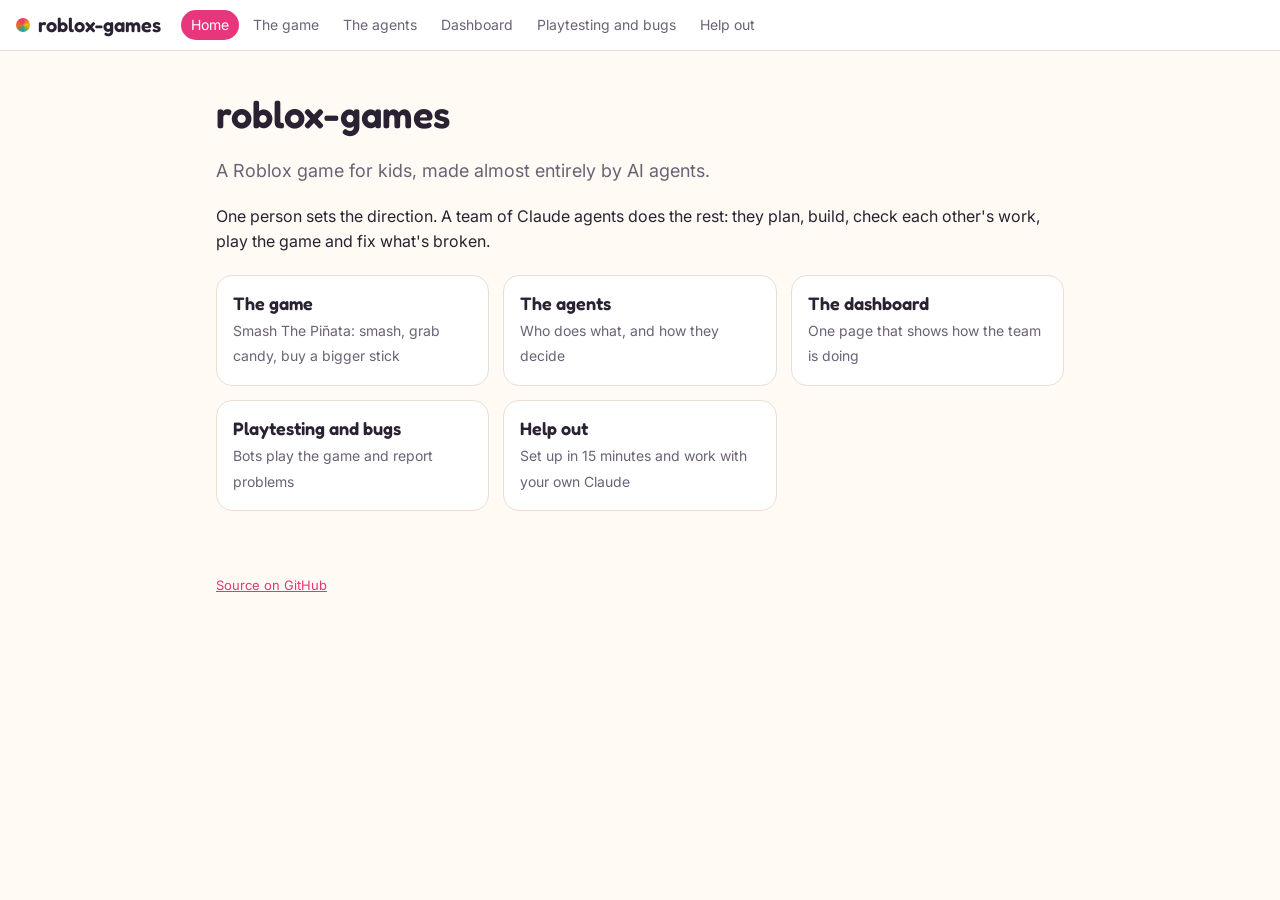
<file: index.html>
<!doctype html>
<html lang="en">
<head>
<meta charset="utf-8">
<meta name="viewport" content="width=device-width, initial-scale=1">
<title>roblox-games · roblox-games</title>
<link rel="preconnect" href="https://fonts.googleapis.com">
<link href="https://fonts.googleapis.com/css2?family=Fredoka:wght@500;600&family=Inter:wght@400;600&display=swap" rel="stylesheet">
<link rel="stylesheet" href="style.css">
</head>
<body>
<header class="top">
  <a class="brand" href="index.html"><span class="dot"></span>roblox-games</a>
  <nav><a href="index.html" class="on">Home</a><a href="game.html">The game</a><a href="agents.html">The agents</a><a href="dashboard.html">Dashboard</a><a href="playtesting.html">Playtesting and bugs</a><a href="contribute.html">Help out</a></nav>
</header>
<main>
<h1 id="roblox-games">roblox-games</h1>
<p>A Roblox game for kids, made almost entirely by AI agents.</p>
<p>One person sets the direction. A team of Claude agents does the rest: they plan, build, check
each other's work, play the game and fix what's broken.</p>
<div class="cards">
<a class="card" href="game.html"><strong>The game</strong><span>Smash The Piñata: smash, grab candy, buy a bigger stick</span></a>
<a class="card" href="agents.html"><strong>The agents</strong><span>Who does what, and how they decide</span></a>
<a class="card" href="dashboard.html"><strong>The dashboard</strong><span>One page that shows how the team is doing</span></a>
<a class="card" href="playtesting.html"><strong>Playtesting and bugs</strong><span>Bots play the game and report problems</span></a>
<a class="card" href="contribute.html"><strong>Help out</strong><span>Set up in 15 minutes and work with your own Claude</span></a>
</div>
<footer><a href="https://github.com/jzhan1017/roblox-games">Source on GitHub</a></footer>
</main>
</body>
</html>
</file>
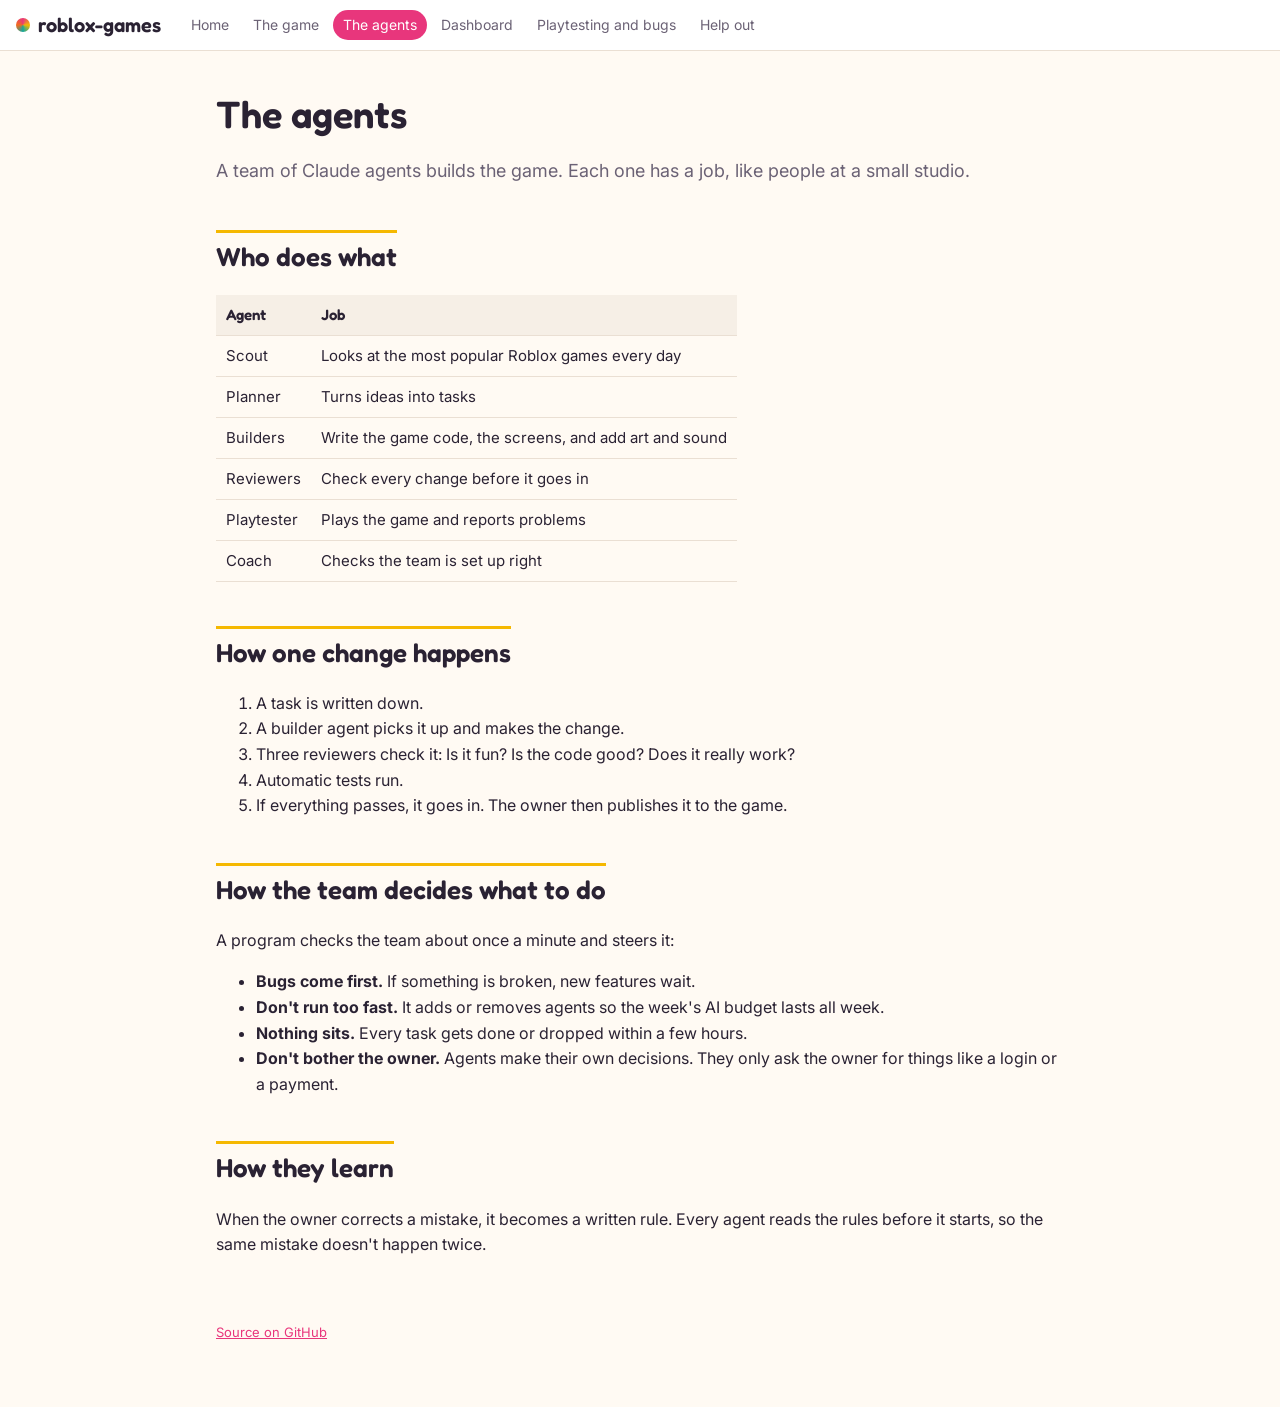
<file: agents.html>
<!doctype html>
<html lang="en">
<head>
<meta charset="utf-8">
<meta name="viewport" content="width=device-width, initial-scale=1">
<title>The agents · roblox-games</title>
<link rel="preconnect" href="https://fonts.googleapis.com">
<link href="https://fonts.googleapis.com/css2?family=Fredoka:wght@500;600&family=Inter:wght@400;600&display=swap" rel="stylesheet">
<link rel="stylesheet" href="style.css">
</head>
<body>
<header class="top">
  <a class="brand" href="index.html"><span class="dot"></span>roblox-games</a>
  <nav><a href="index.html">Home</a><a href="game.html">The game</a><a href="agents.html" class="on">The agents</a><a href="dashboard.html">Dashboard</a><a href="playtesting.html">Playtesting and bugs</a><a href="contribute.html">Help out</a></nav>
</header>
<main>
<h1 id="the-agents">The agents</h1>
<p>A team of Claude agents builds the game. Each one has a job, like people at a small studio.</p>
<h2 id="who-does-what">Who does what</h2>
<table>
<thead>
<tr>
<th>Agent</th>
<th>Job</th>
</tr>
</thead>
<tbody>
<tr>
<td>Scout</td>
<td>Looks at the most popular Roblox games every day</td>
</tr>
<tr>
<td>Planner</td>
<td>Turns ideas into tasks</td>
</tr>
<tr>
<td>Builders</td>
<td>Write the game code, the screens, and add art and sound</td>
</tr>
<tr>
<td>Reviewers</td>
<td>Check every change before it goes in</td>
</tr>
<tr>
<td>Playtester</td>
<td>Plays the game and reports problems</td>
</tr>
<tr>
<td>Coach</td>
<td>Checks the team is set up right</td>
</tr>
</tbody>
</table>
<h2 id="how-one-change-happens">How one change happens</h2>
<ol>
<li>A task is written down.</li>
<li>A builder agent picks it up and makes the change.</li>
<li>Three reviewers check it: Is it fun? Is the code good? Does it really work?</li>
<li>Automatic tests run.</li>
<li>If everything passes, it goes in. The owner then publishes it to the game.</li>
</ol>
<h2 id="how-the-team-decides-what-to-do">How the team decides what to do</h2>
<p>A program checks the team about once a minute and steers it:</p>
<ul>
<li><strong>Bugs come first.</strong> If something is broken, new features wait.</li>
<li><strong>Don't run too fast.</strong> It adds or removes agents so the week's AI budget lasts all week.</li>
<li><strong>Nothing sits.</strong> Every task gets done or dropped within a few hours.</li>
<li><strong>Don't bother the owner.</strong> Agents make their own decisions. They only ask the owner for things
  like a login or a payment.</li>
</ul>
<h2 id="how-they-learn">How they learn</h2>
<p>When the owner corrects a mistake, it becomes a written rule. Every agent reads the rules before
it starts, so the same mistake doesn't happen twice.</p>
<footer><a href="https://github.com/jzhan1017/roblox-games">Source on GitHub</a></footer>
</main>
</body>
</html>
</file>
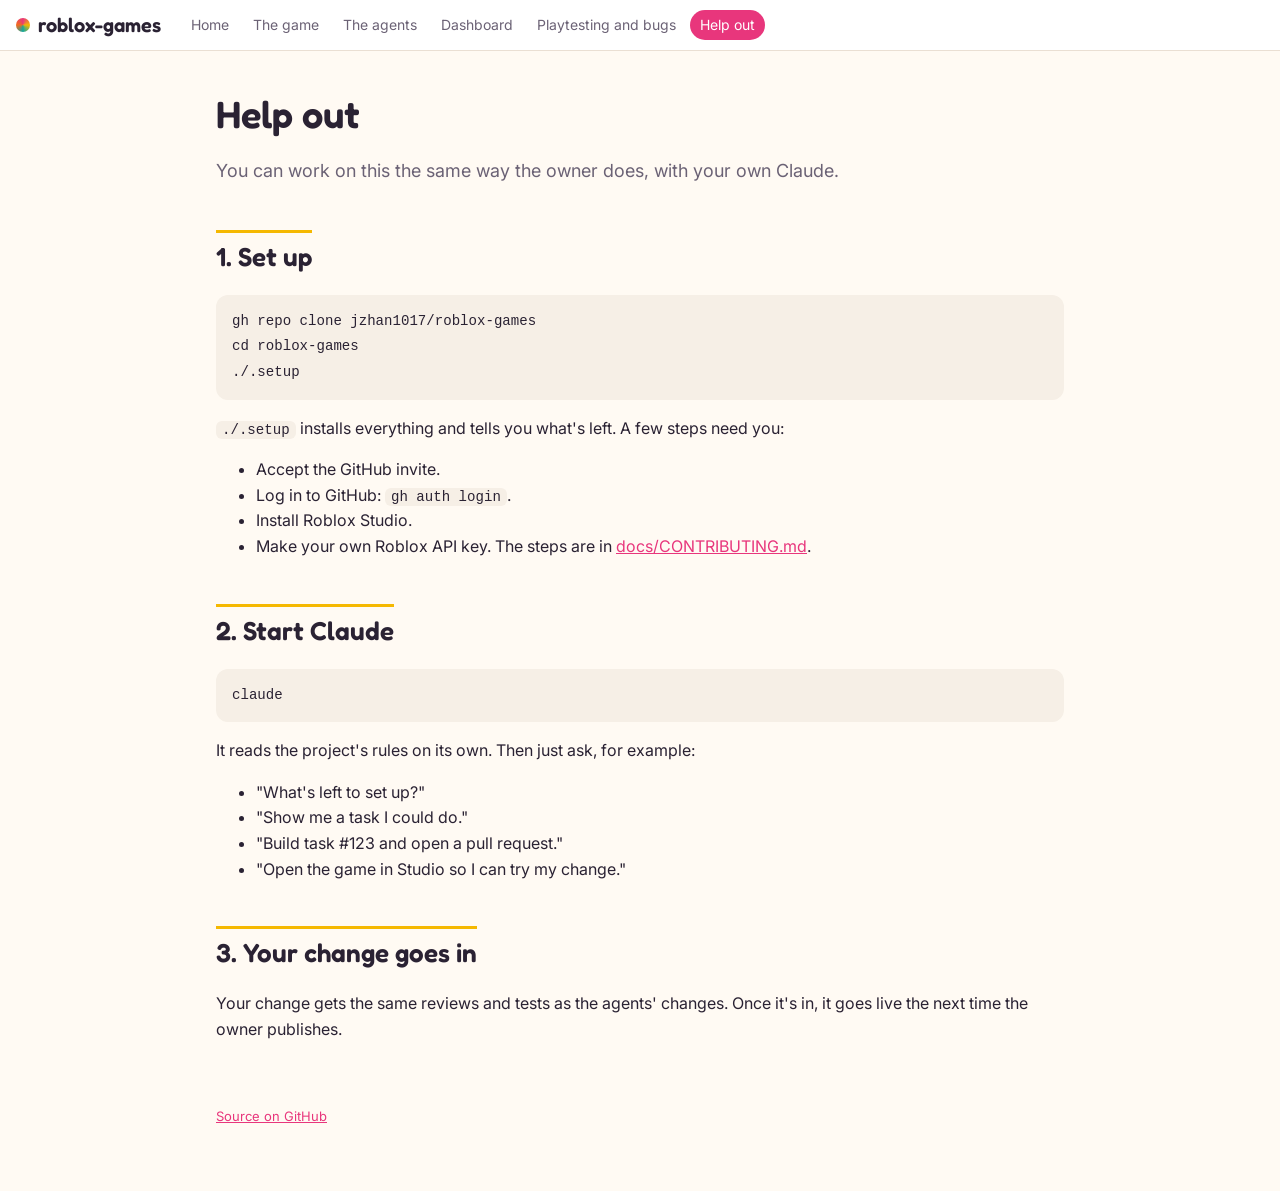
<file: contribute.html>
<!doctype html>
<html lang="en">
<head>
<meta charset="utf-8">
<meta name="viewport" content="width=device-width, initial-scale=1">
<title>Help out · roblox-games</title>
<link rel="preconnect" href="https://fonts.googleapis.com">
<link href="https://fonts.googleapis.com/css2?family=Fredoka:wght@500;600&family=Inter:wght@400;600&display=swap" rel="stylesheet">
<link rel="stylesheet" href="style.css">
</head>
<body>
<header class="top">
  <a class="brand" href="index.html"><span class="dot"></span>roblox-games</a>
  <nav><a href="index.html">Home</a><a href="game.html">The game</a><a href="agents.html">The agents</a><a href="dashboard.html">Dashboard</a><a href="playtesting.html">Playtesting and bugs</a><a href="contribute.html" class="on">Help out</a></nav>
</header>
<main>
<h1 id="help-out">Help out</h1>
<p>You can work on this the same way the owner does, with your own Claude.</p>
<h2 id="1-set-up">1. Set up</h2>
<pre><code class="language-sh">gh repo clone jzhan1017/roblox-games
cd roblox-games
./.setup
</code></pre>
<p><code>./.setup</code> installs everything and tells you what's left. A few steps need you:</p>
<ul>
<li>Accept the GitHub invite.</li>
<li>Log in to GitHub: <code>gh auth login</code>.</li>
<li>Install Roblox Studio.</li>
<li>Make your own Roblox API key. The steps are in
  <a href="https://github.com/jzhan1017/roblox-games/blob/main/docs/CONTRIBUTING.md">docs/CONTRIBUTING.md</a>.</li>
</ul>
<h2 id="2-start-claude">2. Start Claude</h2>
<pre><code class="language-sh">claude
</code></pre>
<p>It reads the project's rules on its own. Then just ask, for example:</p>
<ul>
<li>"What's left to set up?"</li>
<li>"Show me a task I could do."</li>
<li>"Build task #123 and open a pull request."</li>
<li>"Open the game in Studio so I can try my change."</li>
</ul>
<h2 id="3-your-change-goes-in">3. Your change goes in</h2>
<p>Your change gets the same reviews and tests as the agents' changes. Once it's in, it goes live the
next time the owner publishes.</p>
<footer><a href="https://github.com/jzhan1017/roblox-games">Source on GitHub</a></footer>
</main>
</body>
</html>
</file>
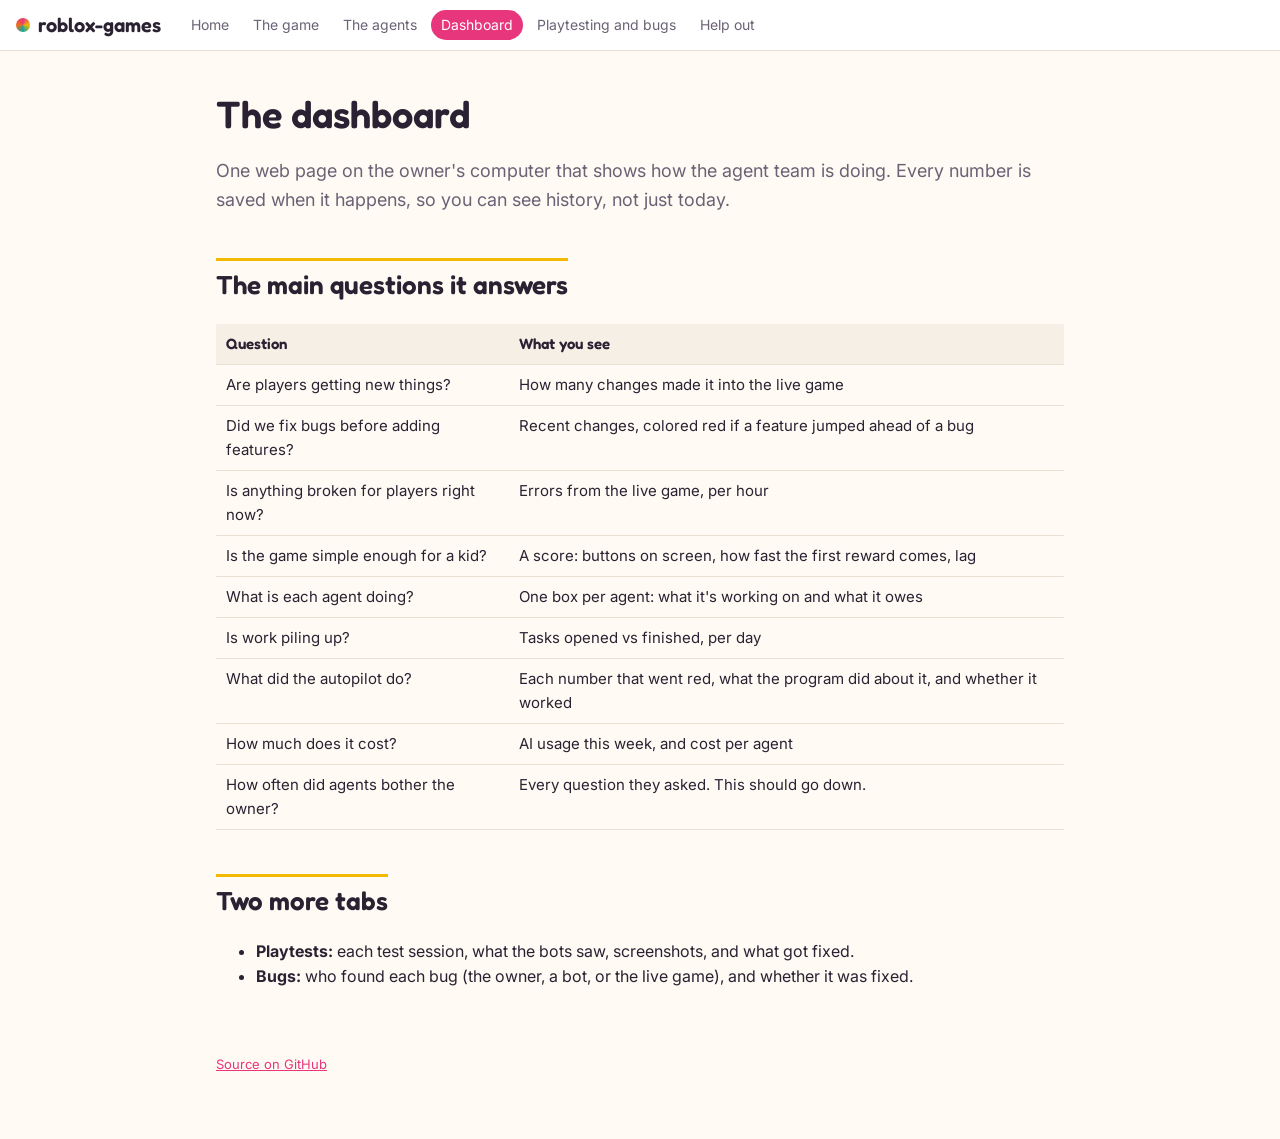
<file: dashboard.html>
<!doctype html>
<html lang="en">
<head>
<meta charset="utf-8">
<meta name="viewport" content="width=device-width, initial-scale=1">
<title>The dashboard · roblox-games</title>
<link rel="preconnect" href="https://fonts.googleapis.com">
<link href="https://fonts.googleapis.com/css2?family=Fredoka:wght@500;600&family=Inter:wght@400;600&display=swap" rel="stylesheet">
<link rel="stylesheet" href="style.css">
</head>
<body>
<header class="top">
  <a class="brand" href="index.html"><span class="dot"></span>roblox-games</a>
  <nav><a href="index.html">Home</a><a href="game.html">The game</a><a href="agents.html">The agents</a><a href="dashboard.html" class="on">Dashboard</a><a href="playtesting.html">Playtesting and bugs</a><a href="contribute.html">Help out</a></nav>
</header>
<main>
<h1 id="the-dashboard">The dashboard</h1>
<p>One web page on the owner's computer that shows how the agent team is doing. Every number is saved
when it happens, so you can see history, not just today.</p>
<h2 id="the-main-questions-it-answers">The main questions it answers</h2>
<table>
<thead>
<tr>
<th>Question</th>
<th>What you see</th>
</tr>
</thead>
<tbody>
<tr>
<td>Are players getting new things?</td>
<td>How many changes made it into the live game</td>
</tr>
<tr>
<td>Did we fix bugs before adding features?</td>
<td>Recent changes, colored red if a feature jumped ahead of a bug</td>
</tr>
<tr>
<td>Is anything broken for players right now?</td>
<td>Errors from the live game, per hour</td>
</tr>
<tr>
<td>Is the game simple enough for a kid?</td>
<td>A score: buttons on screen, how fast the first reward comes, lag</td>
</tr>
<tr>
<td>What is each agent doing?</td>
<td>One box per agent: what it's working on and what it owes</td>
</tr>
<tr>
<td>Is work piling up?</td>
<td>Tasks opened vs finished, per day</td>
</tr>
<tr>
<td>What did the autopilot do?</td>
<td>Each number that went red, what the program did about it, and whether it worked</td>
</tr>
<tr>
<td>How much does it cost?</td>
<td>AI usage this week, and cost per agent</td>
</tr>
<tr>
<td>How often did agents bother the owner?</td>
<td>Every question they asked. This should go down.</td>
</tr>
</tbody>
</table>
<h2 id="two-more-tabs">Two more tabs</h2>
<ul>
<li><strong>Playtests:</strong> each test session, what the bots saw, screenshots, and what got fixed.</li>
<li><strong>Bugs:</strong> who found each bug (the owner, a bot, or the live game), and whether it was fixed.</li>
</ul>
<footer><a href="https://github.com/jzhan1017/roblox-games">Source on GitHub</a></footer>
</main>
</body>
</html>
</file>
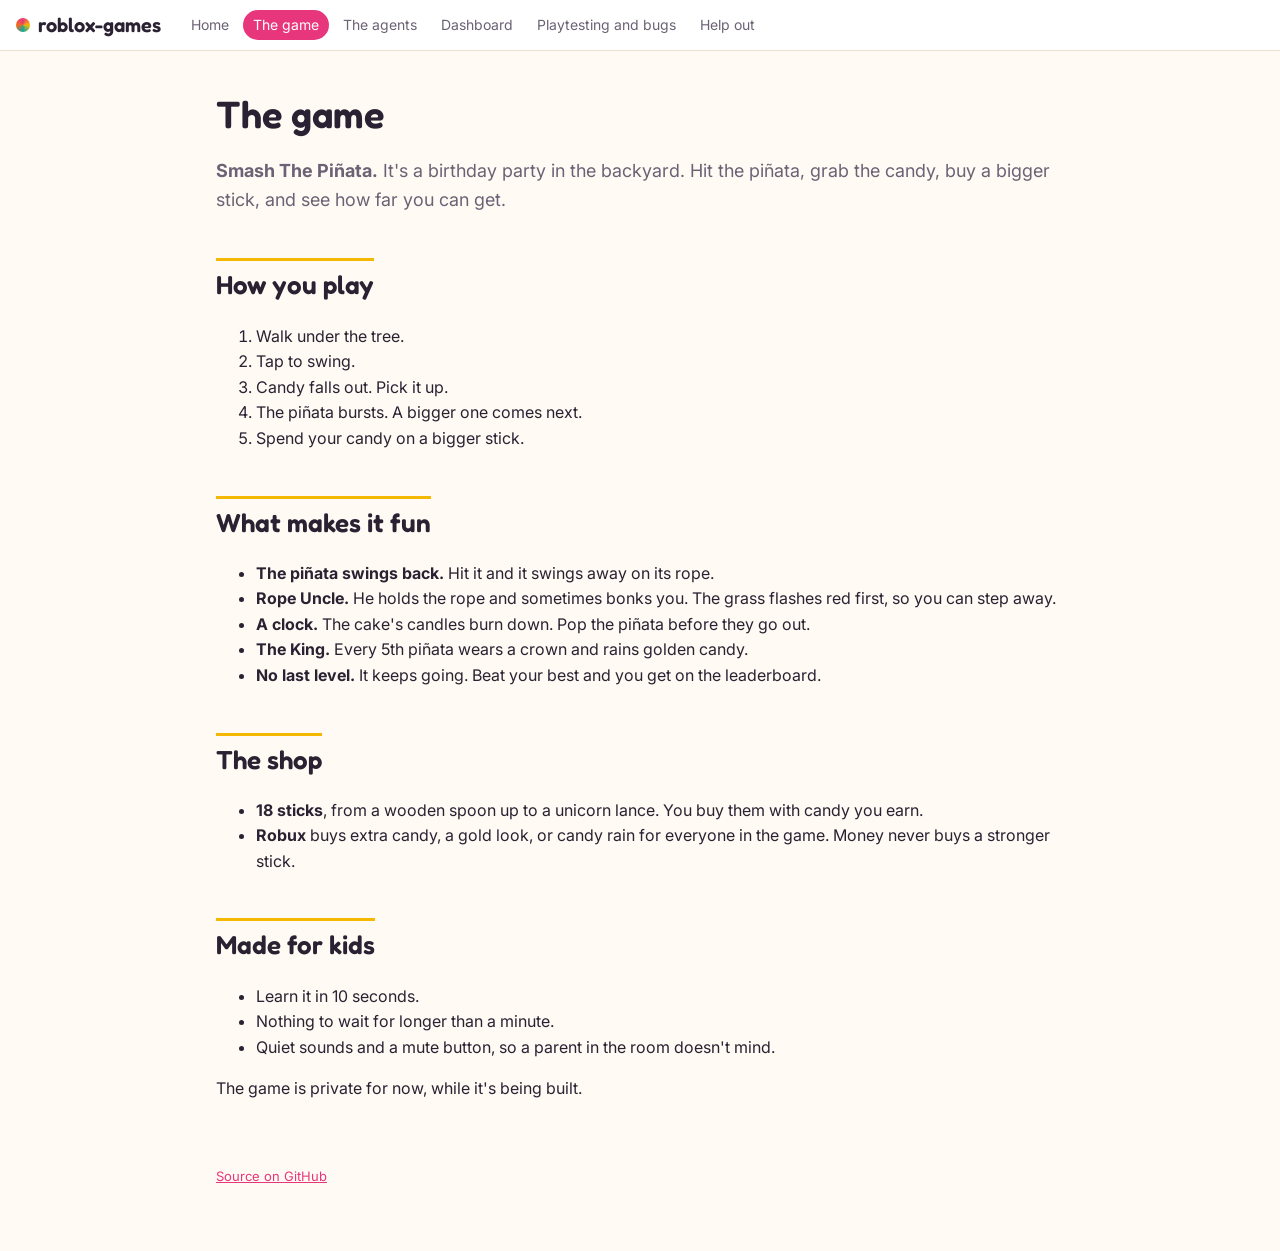
<file: game.html>
<!doctype html>
<html lang="en">
<head>
<meta charset="utf-8">
<meta name="viewport" content="width=device-width, initial-scale=1">
<title>The game · roblox-games</title>
<link rel="preconnect" href="https://fonts.googleapis.com">
<link href="https://fonts.googleapis.com/css2?family=Fredoka:wght@500;600&family=Inter:wght@400;600&display=swap" rel="stylesheet">
<link rel="stylesheet" href="style.css">
</head>
<body>
<header class="top">
  <a class="brand" href="index.html"><span class="dot"></span>roblox-games</a>
  <nav><a href="index.html">Home</a><a href="game.html" class="on">The game</a><a href="agents.html">The agents</a><a href="dashboard.html">Dashboard</a><a href="playtesting.html">Playtesting and bugs</a><a href="contribute.html">Help out</a></nav>
</header>
<main>
<h1 id="the-game">The game</h1>
<p><strong>Smash The Piñata.</strong> It's a birthday party in the backyard. Hit the piñata, grab the candy, buy
a bigger stick, and see how far you can get.</p>
<h2 id="how-you-play">How you play</h2>
<ol>
<li>Walk under the tree.</li>
<li>Tap to swing.</li>
<li>Candy falls out. Pick it up.</li>
<li>The piñata bursts. A bigger one comes next.</li>
<li>Spend your candy on a bigger stick.</li>
</ol>
<h2 id="what-makes-it-fun">What makes it fun</h2>
<ul>
<li><strong>The piñata swings back.</strong> Hit it and it swings away on its rope.</li>
<li><strong>Rope Uncle.</strong> He holds the rope and sometimes bonks you. The grass flashes red first, so you
  can step away.</li>
<li><strong>A clock.</strong> The cake's candles burn down. Pop the piñata before they go out.</li>
<li><strong>The King.</strong> Every 5th piñata wears a crown and rains golden candy.</li>
<li><strong>No last level.</strong> It keeps going. Beat your best and you get on the leaderboard.</li>
</ul>
<h2 id="the-shop">The shop</h2>
<ul>
<li><strong>18 sticks</strong>, from a wooden spoon up to a unicorn lance. You buy them with candy you earn.</li>
<li><strong>Robux</strong> buys extra candy, a gold look, or candy rain for everyone in the game. Money never
  buys a stronger stick.</li>
</ul>
<h2 id="made-for-kids">Made for kids</h2>
<ul>
<li>Learn it in 10 seconds.</li>
<li>Nothing to wait for longer than a minute.</li>
<li>Quiet sounds and a mute button, so a parent in the room doesn't mind.</li>
</ul>
<p>The game is private for now, while it's being built.</p>
<footer><a href="https://github.com/jzhan1017/roblox-games">Source on GitHub</a></footer>
</main>
</body>
</html>
</file>
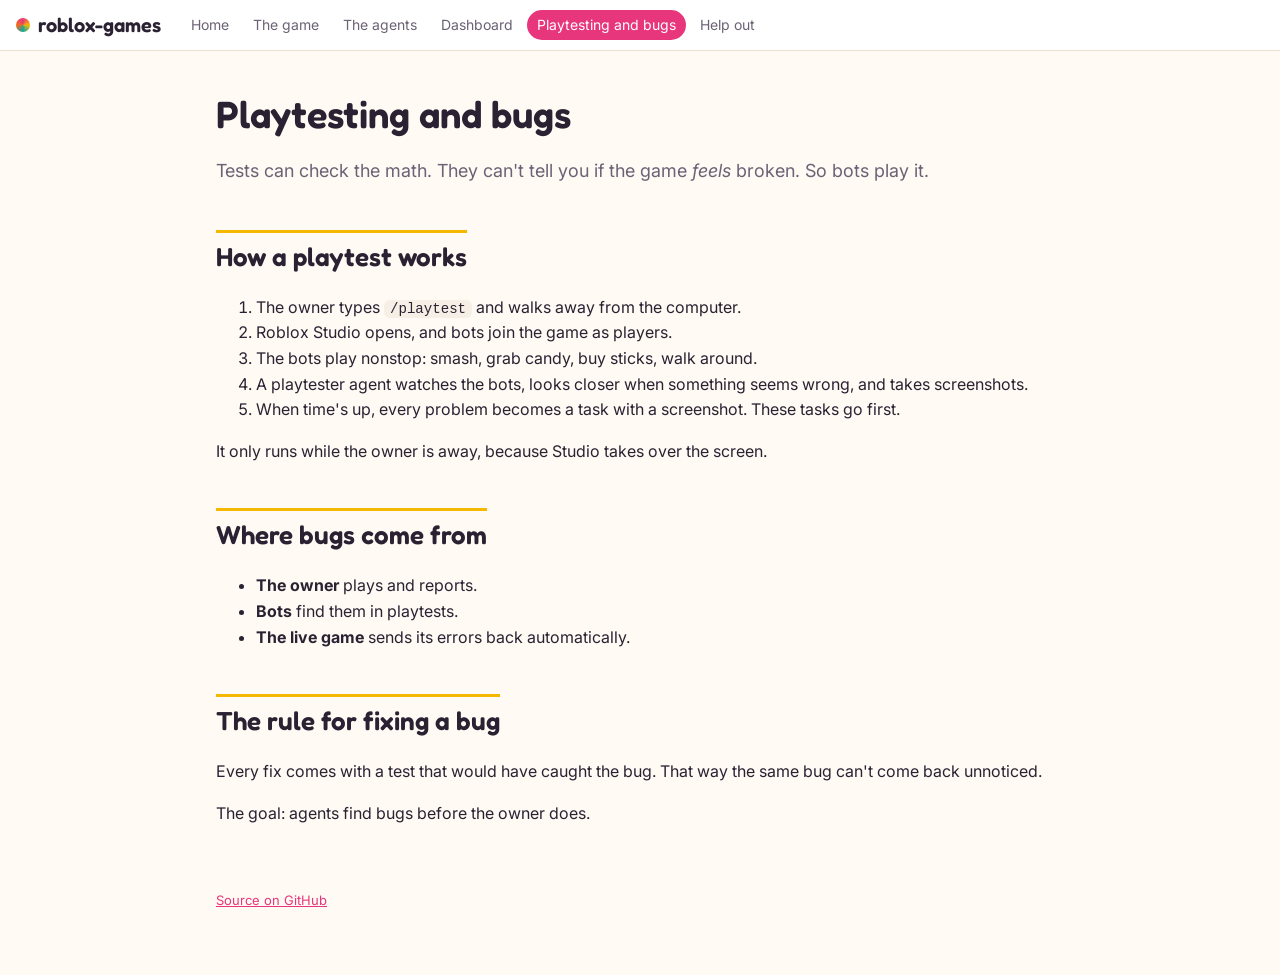
<file: playtesting.html>
<!doctype html>
<html lang="en">
<head>
<meta charset="utf-8">
<meta name="viewport" content="width=device-width, initial-scale=1">
<title>Playtesting and bugs · roblox-games</title>
<link rel="preconnect" href="https://fonts.googleapis.com">
<link href="https://fonts.googleapis.com/css2?family=Fredoka:wght@500;600&family=Inter:wght@400;600&display=swap" rel="stylesheet">
<link rel="stylesheet" href="style.css">
</head>
<body>
<header class="top">
  <a class="brand" href="index.html"><span class="dot"></span>roblox-games</a>
  <nav><a href="index.html">Home</a><a href="game.html">The game</a><a href="agents.html">The agents</a><a href="dashboard.html">Dashboard</a><a href="playtesting.html" class="on">Playtesting and bugs</a><a href="contribute.html">Help out</a></nav>
</header>
<main>
<h1 id="playtesting-and-bugs">Playtesting and bugs</h1>
<p>Tests can check the math. They can't tell you if the game <em>feels</em> broken. So bots play it.</p>
<h2 id="how-a-playtest-works">How a playtest works</h2>
<ol>
<li>The owner types <code>/playtest</code> and walks away from the computer.</li>
<li>Roblox Studio opens, and bots join the game as players.</li>
<li>The bots play nonstop: smash, grab candy, buy sticks, walk around.</li>
<li>A playtester agent watches the bots, looks closer when something seems wrong, and takes
   screenshots.</li>
<li>When time's up, every problem becomes a task with a screenshot. These tasks go first.</li>
</ol>
<p>It only runs while the owner is away, because Studio takes over the screen.</p>
<h2 id="where-bugs-come-from">Where bugs come from</h2>
<ul>
<li><strong>The owner</strong> plays and reports.</li>
<li><strong>Bots</strong> find them in playtests.</li>
<li><strong>The live game</strong> sends its errors back automatically.</li>
</ul>
<h2 id="the-rule-for-fixing-a-bug">The rule for fixing a bug</h2>
<p>Every fix comes with a test that would have caught the bug. That way the same bug can't come
back unnoticed.</p>
<p>The goal: agents find bugs before the owner does.</p>
<footer><a href="https://github.com/jzhan1017/roblox-games">Source on GitHub</a></footer>
</main>
</body>
</html>
</file>
<file: style.css>
:root {
  --bg: #fffaf3; --panel: #ffffff; --ink: #2a2233; --muted: #6b6275; --line: #eadfd3;
  --pink: #e8367c; --yellow: #f5b800; --teal: #13a89e; --orange: #f26b1d; --code: #f6efe6;
}
@media (prefers-color-scheme: dark) {
  :root { --bg: #17131c; --panel: #211b28; --ink: #f1ebf5; --muted: #a79db3; --line: #352c3f;
    --pink: #ff5c9a; --yellow: #ffd23f; --teal: #3fd1c4; --orange: #ff8a47; --code: #2a2232; }
}
* { box-sizing: border-box; }
body { margin: 0; background: var(--bg); color: var(--ink); font: 16px/1.6 Inter, system-ui, sans-serif; }
a { color: var(--pink); }
.top { position: sticky; top: 0; z-index: 2; background: var(--panel); border-bottom: 1px solid var(--line);
  display: flex; flex-wrap: wrap; align-items: center; gap: 8px 20px; padding: 10px 16px; }
.brand { font: 600 20px Fredoka, sans-serif; color: var(--ink); text-decoration: none; display: flex; align-items: center; gap: 8px; }
.dot { width: 14px; height: 14px; border-radius: 50%; background: conic-gradient(var(--pink), var(--yellow), var(--teal), var(--orange), var(--pink)); }
.top nav { display: flex; flex-wrap: wrap; gap: 4px; }
.top nav a { color: var(--muted); text-decoration: none; padding: 4px 10px; border-radius: 999px; font-size: 14px; }
.top nav a:hover { background: var(--code); color: var(--ink); }
.top nav a.on { background: var(--pink); color: #fff; }
main { max-width: 880px; margin: 0 auto; padding: 24px 16px 64px; }
h1, h2, h3 { font-family: Fredoka, sans-serif; font-weight: 600; line-height: 1.25; }
h1 { font-size: 38px; margin: 16px 0 8px; }
h2 { font-size: 26px; margin-top: 44px; padding-top: 8px; border-top: 3px solid var(--yellow); width: fit-content; }
h3 { font-size: 20px; margin-top: 28px; color: var(--teal); }
p.lead, h1 + p { font-size: 18px; color: var(--muted); }
code { background: var(--code); padding: 1px 6px; border-radius: 6px; font-size: 0.88em; }
pre { background: var(--code); padding: 14px 16px; border-radius: 12px; overflow-x: auto; }
pre code { padding: 0; background: none; }
table { width: 100%; border-collapse: collapse; margin: 16px 0; font-size: 15px; display: block; overflow-x: auto; }
th, td { text-align: left; vertical-align: top; padding: 8px 10px; border-bottom: 1px solid var(--line); }
th { font-family: Fredoka, sans-serif; font-weight: 600; background: var(--code); }
blockquote { margin: 16px 0; padding: 10px 16px; border-left: 4px solid var(--teal); background: var(--panel); border-radius: 0 12px 12px 0; }
.cards { display: grid; grid-template-columns: repeat(auto-fit, minmax(220px, 1fr)); gap: 14px; margin: 20px 0; }
.card { background: var(--panel); border: 1px solid var(--line); border-radius: 16px; padding: 16px; text-decoration: none; color: var(--ink); display: block; }
.card:hover { border-color: var(--pink); }
.card strong { font: 600 18px Fredoka, sans-serif; display: block; margin-bottom: 4px; }
.card span { color: var(--muted); font-size: 14px; }
footer { margin-top: 64px; color: var(--muted); font-size: 13px; }
</file>
